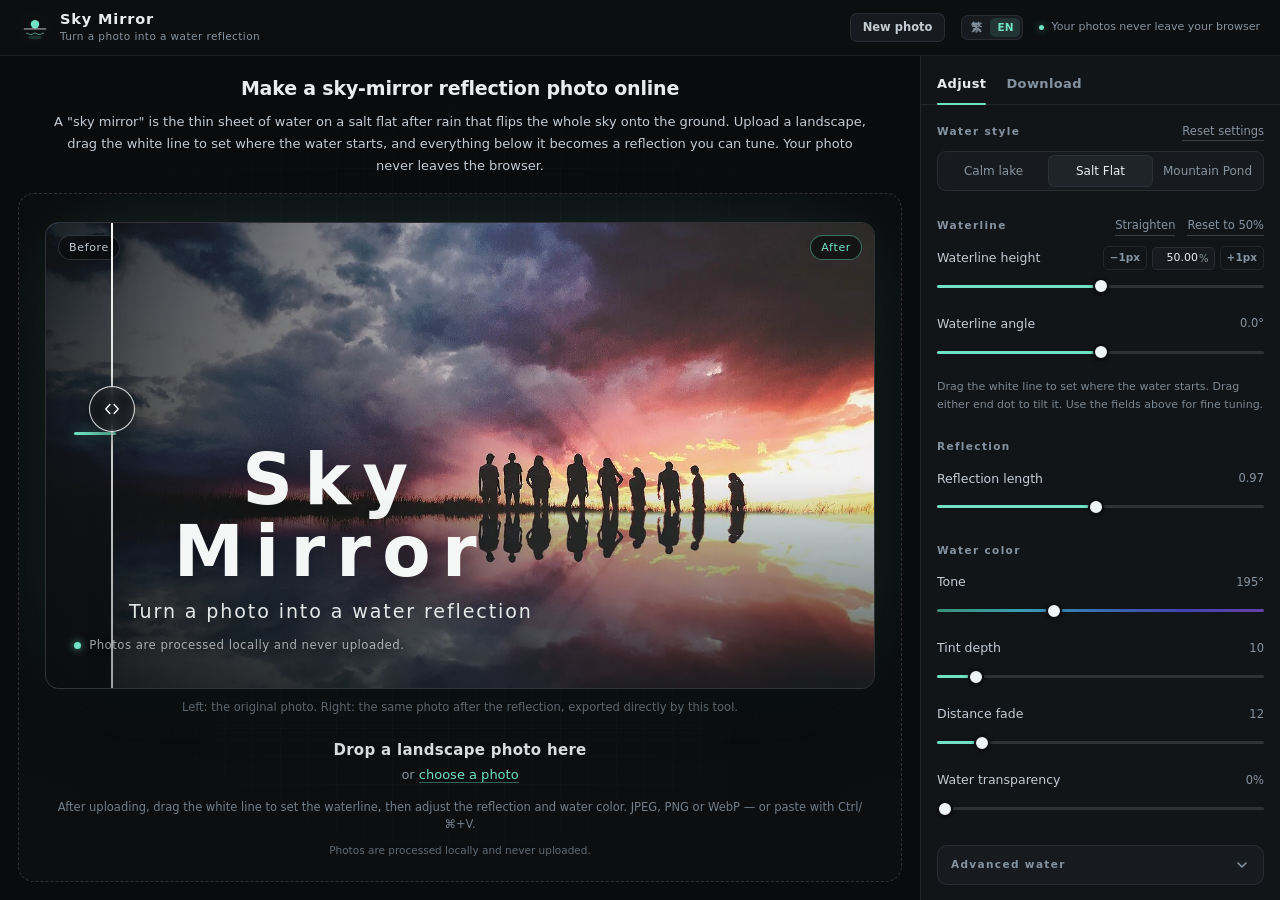
<file: index.html>
<!doctype html>
<html lang="zh-Hant">
<head>
<meta charset="utf-8">
<meta name="viewport" content="width=device-width, initial-scale=1, viewport-fit=cover">
<meta name="theme-color" content="#0d0f11">
<meta name="description" content="上傳風景照，拖一條白線決定水面位置，下半部就變成倒影，再下載成圖片。全程在瀏覽器完成，照片不會上傳。">
<link rel="canonical" href="https://leoshome.github.io/sky_mirror_effect/">
<meta property="og:type" content="website">
<meta property="og:site_name" content="天空之鏡">
<meta property="og:locale" content="zh_TW">
<meta property="og:url" content="https://leoshome.github.io/sky_mirror_effect/">
<meta property="og:title" content="天空之鏡 — 把風景照變成水面倒影">
<meta property="og:description" content="上傳風景照，拖一條白線決定水面位置，下半部就變成倒影，再下載成圖片。全程在瀏覽器完成，照片不會上傳。">
<meta property="og:image" content="https://leoshome.github.io/sky_mirror_effect/assets/og.jpg">
<meta property="og:image:type" content="image/jpeg">
<meta property="og:image:width" content="1200">
<meta property="og:image:height" content="630">
<meta property="og:image:alt" content="一群人站在草原稜線上的剪影，套用天空之鏡倒影效果後下半部變成鏡面水面">
<meta name="twitter:card" content="summary_large_image">
<meta name="twitter:title" content="天空之鏡 — 把風景照變成水面倒影">
<meta name="twitter:description" content="上傳風景照，拖一條白線決定水面位置，下半部就變成倒影。照片不會上傳，全程在瀏覽器完成。">
<meta name="twitter:image" content="https://leoshome.github.io/sky_mirror_effect/assets/og.jpg">
<script type="application/ld+json">
{
  "@context": "https://schema.org",
  "@type": "WebApplication",
  "name": "天空之鏡",
  "alternateName": "Sky Mirror",
  "url": "https://leoshome.github.io/sky_mirror_effect/",
  "description": "把風景照變成水面倒影的線上工具：拖一條白線決定水面位置，下半部即時變成倒影，可調倒影長度、水色與水波，並下載原像素圖片。照片不會上傳，全部在瀏覽器內完成。",
  "applicationCategory": "MultimediaApplication",
  "operatingSystem": "Any",
  "browserRequirements": "需要 JavaScript 與 Canvas 2D",
  "inLanguage": ["zh-Hant", "en"],
  "isAccessibleForFree": true,
  "offers": { "@type": "Offer", "price": "0", "priceCurrency": "TWD" },
  "screenshot": "https://leoshome.github.io/sky_mirror_effect/assets/sample-after.webp",
  "featureList": [
    "拖曳水面線決定水面位置，可傾斜 ±89°",
    "倒影長度、水色、水面透明度可調",
    "三種水波風格：平靜湖水、鹽湖天空之鏡、山泉池塘",
    "下載即裁切，輸出原像素不放大",
    "純前端運算，照片不上傳"
  ]
}
</script>
<title>天空之鏡 — 把風景照變成水面倒影</title>
<link rel="icon" href="assets/favicon.svg" type="image/svg+xml">
<link rel="stylesheet" href="styles.css">
</head>
<body>

<header class="topbar" id="top">
  <div class="brand">
    <img class="brand-mark" src="assets/favicon.svg" alt="" width="30" height="30">
    <div class="brand-text">
      <h1 data-i18n="appName">天空之鏡</h1>
      <p data-i18n="tagline">把風景照變成水面倒影</p>
    </div>
  </div>
  <div class="topbar-side">
    <button type="button" class="topbar-open" id="openPhotoBtn" data-i18n="openPhoto">換照片</button>
    <div class="lang-toggle" role="group" aria-label="語言" data-i18n-aria="langAria">
      <button type="button" data-lang="zh" aria-pressed="true">繁</button>
      <button type="button" data-lang="en" aria-pressed="false">EN</button>
    </div>
    <p class="privacy"><span class="privacy-dot" aria-hidden="true"></span><span data-i18n="privacy">照片不會離開你的瀏覽器</span></p>
  </div>
</header>

<main class="workspace">
  <section class="stage" id="stage" aria-label="預覽區" data-i18n-aria="stageAria">
    <div class="stage-inner" id="stageInner">

      <div class="empty-state" id="emptyState">
        <div class="empty-head">
          <h2 class="empty-title" data-i18n="exampleTitle">線上製作天空之鏡倒影照片</h2>
          <p class="empty-body" data-i18n="exampleBody1">「天空之鏡」是鹽湖或雨後薄水把整片天空翻到地面的景象。上傳風景照、拖白線定出水面位置，線以下就變成倒影，可調倒影長度、水色與水波；照片不會上傳，全部在瀏覽器內完成。</p>
        </div>

      <div class="dropzone" id="dropzone" role="button" tabindex="0" aria-label="上傳照片" data-i18n-aria="uploadAria">
        <figure class="dz-example">
          <div class="dz-hero" id="dzHero">
            <img class="dz-hero-img" src="assets/sample-after.webp" width="1280" height="960"
                 fetchpriority="high" decoding="async"
                 alt="同一張剪影照片套用天空之鏡效果後，下半部變成鏡面水面，映出整片天空與每個人的倒影" data-i18n-alt="exampleAfterAlt">
            <img class="dz-hero-img dz-hero-before" src="assets/sample-before.webp" width="1280" height="960"
                 fetchpriority="high" decoding="async"
                 alt="十個人站在草原稜線上的剪影，天空布滿雲層，下半部是一片暗色草地，尚未套用倒影效果" data-i18n-alt="exampleBeforeAlt">
            <div class="dz-hero-scrim" aria-hidden="true"></div>
            <div class="dz-hero-copy">
              <p class="dz-hero-title" data-i18n="appName">天空之鏡</p>
              <p class="dz-hero-tagline" data-i18n="tagline">把風景照變成水面倒影</p>
              <p class="dz-hero-privacy"><span class="dz-hero-dot" aria-hidden="true"></span><span data-i18n="privacyShort">照片不會上傳，只在你的瀏覽器裡處理。</span></p>
            </div>
            <span class="dz-tag dz-tag--before" data-i18n="exampleTagBefore">原始</span>
            <span class="dz-tag dz-tag--after" data-i18n="exampleTagAfter">套用後</span>
            <div class="dz-divider" aria-hidden="true">
              <span class="dz-divider-handle">
                <svg viewBox="0 0 24 24" width="20" height="20" fill="none" aria-hidden="true">
                  <path d="M9.5 6.5 4.5 12l5 5.5" stroke="currentColor" stroke-width="1.7" stroke-linecap="round" stroke-linejoin="round"/>
                  <path d="M14.5 6.5 19.5 12l-5 5.5" stroke="currentColor" stroke-width="1.7" stroke-linecap="round" stroke-linejoin="round"/>
                </svg>
              </span>
            </div>
          </div>
          <figcaption class="dz-caption" data-i18n="exampleCaption">左：原始照片。右：同一張照片套用倒影後的結果，由這個工具直接輸出。</figcaption>
        </figure>

        <p class="dz-title" data-i18n="dzTitle">拖放風景照到這裡</p>
        <p class="dz-sub"><span data-i18n="dzOr">或</span> <span class="dz-link" data-i18n="dzChoose">選擇照片</span></p>
        <p class="dz-hint" data-i18n="dzHint">上傳後拖曳白線決定水面位置，再調整倒影與水色。支援 JPEG、PNG、WebP，也可直接貼上（Ctrl/⌘+V）。</p>
        <p class="dz-privacy" data-i18n="privacyShort">照片不會上傳，只在你的瀏覽器裡處理。</p>
      </div>
      </div>

      <div class="canvas-frame" id="canvasFrame" hidden>
        <canvas id="preview"></canvas>

        <div class="horizon" id="horizon" tabindex="0" role="slider"
             aria-label="水平線位置" data-i18n-aria="horizonAria"
             aria-valuemin="0" aria-valuemax="100" aria-valuenow="50" aria-valuetext="50%">
          <span class="horizon-handle horizon-handle--left" data-end="left" aria-hidden="true"></span>
          <span class="horizon-handle horizon-handle--right" data-end="right" aria-hidden="true"></span>
        </div>
        <div class="horizon-label" id="horizonLabel">50.00%</div>

        <div class="crop-layer" id="cropLayer" hidden>
          <div class="crop-frame" id="cropFrame" tabindex="0" role="group"
               aria-label="下載裁切範圍" data-i18n-aria="cropFrameAria">
            <span class="crop-size" id="cropSize"></span>
            <span class="crop-grid" aria-hidden="true"></span>
            <span class="crop-handle crop-handle--nw" data-handle="nw" aria-hidden="true"></span>
            <span class="crop-handle crop-handle--n" data-handle="n" aria-hidden="true"></span>
            <span class="crop-handle crop-handle--ne" data-handle="ne" aria-hidden="true"></span>
            <span class="crop-handle crop-handle--e" data-handle="e" aria-hidden="true"></span>
            <span class="crop-handle crop-handle--se" data-handle="se" aria-hidden="true"></span>
            <span class="crop-handle crop-handle--s" data-handle="s" aria-hidden="true"></span>
            <span class="crop-handle crop-handle--sw" data-handle="sw" aria-hidden="true"></span>
            <span class="crop-handle crop-handle--w" data-handle="w" aria-hidden="true"></span>
          </div>
        </div>

        <div class="stage-tools">
          <button type="button" class="tool-btn" id="compareBtn" aria-pressed="false" data-i18n="compare">看原圖</button>
          <button type="button" class="tool-btn" id="resetBtn" data-i18n="reset">重設</button>
        </div>
        <div class="stage-meta" id="stageMeta"></div>
      </div>

      <div class="loading" id="loading" hidden>
        <span class="spinner" aria-hidden="true"></span>
        <span id="loadingText" data-i18n="loading">讀取照片…</span>
      </div>
    </div>
  </section>

  <aside class="panel is-peek" id="panel" aria-label="設定面板" data-i18n-aria="panelAria">
    <div class="sheet-head">
      <div class="sheet-grip" id="sheetGrip" role="button" tabindex="0"
           aria-label="展開或收合面板" data-i18n-aria="gripAria" aria-expanded="false"><span></span></div>
      <div class="tabs" role="tablist">
        <button class="tab is-active" id="tabAdjust" role="tab" aria-selected="true"
                aria-controls="paneAdjust" type="button" data-i18n="tabAdjust">調整</button>
        <button class="tab" id="tabDownload" role="tab" aria-selected="false"
                aria-controls="paneDownload" type="button" data-i18n="tabDownload">下載</button>
      </div>
    </div>

    <div class="panel-scroll">
      <div class="pane" id="paneAdjust" role="tabpanel" aria-labelledby="tabAdjust">

        <section class="group style-block">
          <div class="group-head">
            <h2 data-i18n="groupStyle">水波風格</h2>
            <div class="group-actions">
              <button type="button" class="link-btn" id="resetParamsBtn" data-i18n="resetParams">重設參數</button>
            </div>
          </div>
          <div class="segmented" id="styleOptions" role="radiogroup" aria-label="水波風格" data-i18n-aria="groupStyle"></div>
        </section>

        <section class="group">
          <div class="group-head">
            <h2 data-i18n="groupWaterline">水面位置</h2>
            <div class="group-actions">
              <button type="button" class="link-btn" id="levelBtn" data-i18n="levelBtn">擺正水平線</button>
              <button type="button" class="link-btn" id="resetHorizon" data-i18n="resetHorizon">回到 50%</button>
            </div>
          </div>
          <div class="control">
            <div class="control-head">
              <label for="horizonRange" data-i18n="horizon">水平線高度</label>
              <div class="horizon-tools">
                <button type="button" class="step-btn" id="horizonMinus" aria-label="水平線往上 1 像素" data-i18n-aria="horizonMinusAria">−1px</button>
                <span class="number-wrap">
                  <input type="number" id="horizonNumber" min="0" max="100" step="0.1"
                         inputmode="decimal" value="50.00" aria-label="水面線高度百分比" data-i18n-aria="horizonNumberAria">
                  <span class="unit">%</span>
                </span>
                <button type="button" class="step-btn" id="horizonPlus" aria-label="水平線往下 1 像素" data-i18n-aria="horizonPlusAria">+1px</button>
              </div>
            </div>
            <input type="range" id="horizonRange" min="0" max="100" step="0.1" value="50">
          </div>
          <div class="control">
            <div class="control-head">
              <label for="tiltRange" data-i18n="tilt">水面傾斜角度</label>
              <span class="control-value" id="tiltValue">0.0°</span>
            </div>
            <input type="range" id="tiltRange" min="-89" max="89" step="0.1" value="0"
                   aria-label="水面傾斜角度" data-i18n-aria="tiltAria">
          </div>
          <p class="hint" data-i18n="horizonHint">拖曳畫面中的白線決定水面高度；拖兩端的圓點可以傾斜。也可以用上面的數字微調。</p>
        </section>

        <section class="group">
          <h2 data-i18n="groupReflection">倒影</h2>
          <div id="controlsReflection"></div>
        </section>

        <section class="group">
          <h2 data-i18n="groupWater">水色</h2>
          <div id="controlsWater"></div>
        </section>

        <details class="group advanced" id="advancedGroup">
          <summary class="advanced-summary">
            <span data-i18n="advanced">進階水波</span>
            <svg class="chev" viewBox="0 0 16 16" fill="none" aria-hidden="true">
              <path d="M4 6l4 4 4-4" stroke="currentColor" stroke-width="1.6" stroke-linecap="round" stroke-linejoin="round"/>
            </svg>
          </summary>
          <div id="controlsAdvanced"></div>

          <details class="group feature" id="featureNoise" open>
            <summary class="advanced-summary">
              <span data-i18n="featNoise">不規則波紋</span>
              <svg class="chev" viewBox="0 0 16 16" fill="none" aria-hidden="true">
                <path d="M4 6l4 4 4-4" stroke="currentColor" stroke-width="1.6" stroke-linecap="round" stroke-linejoin="round"/>
              </svg>
            </summary>
            <div id="controlsNoise"></div>
          </details>

          <details class="group feature" id="featurePersp" open>
            <summary class="advanced-summary">
              <span data-i18n="featPersp">遠近透視</span>
              <svg class="chev" viewBox="0 0 16 16" fill="none" aria-hidden="true">
                <path d="M4 6l4 4 4-4" stroke="currentColor" stroke-width="1.6" stroke-linecap="round" stroke-linejoin="round"/>
              </svg>
            </summary>
            <div id="controlsPersp"></div>
          </details>

        </details>

        <p class="hint hint--foot" id="hintFoot" data-i18n="hintFoot">倒影只用水平線以上的畫面。被前景擋住的景物，水裡不會出現。</p>
      </div>

      <div class="pane" id="paneDownload" role="tabpanel" aria-labelledby="tabDownload" hidden>
        <section class="group">
          <h2 data-i18n="outputSize">裁切比例</h2>
          <div class="segmented" id="ratioOptions" role="radiogroup" aria-label="裁切比例" data-i18n-aria="outputSizeAria"></div>
          <p class="estimate" id="estimate">—</p>
          <p class="hint" id="cropNote" data-i18n="cropNote">拖曳框內可移動；拉四角或四邊可調整大小。</p>
        </section>

        <section class="group">
          <h2 data-i18n="format">格式</h2>
          <div class="segmented" id="formatOptions" role="radiogroup" aria-label="輸出格式" data-i18n-aria="formatAria"></div>
          <div class="control control-quality" id="qualityRow">
            <div class="control-head">
              <label for="quality" data-i18n="jpegQuality">JPEG 品質</label>
              <span class="control-value" id="qualityValue">92</span>
            </div>
            <input type="range" id="quality" min="60" max="100" step="1" value="92">
          </div>
        </section>

        <div class="export-actions">
          <button type="button" class="primary-btn" id="exportBtn" disabled data-i18n="downloadBtn">下載圖片</button>
          <div class="export-progress" id="exportProgress" hidden>
            <div class="progress-track"><div class="progress-bar" id="progressBar"></div></div>
            <div class="progress-meta">
              <span id="progressText">0%</span>
              <button type="button" class="link-btn" id="cancelExport" data-i18n="cancel">取消</button>
            </div>
          </div>
          <p class="hint" data-i18n="downloadHint">輸出尺寸就是裁切框內的原圖像素，不會放大。</p>
        </div>
      </div>
    </div>
  </aside>
</main>

<input type="file" id="fileInput" accept="image/*" hidden>
<div class="toast" id="toast" role="status" aria-live="polite"></div>

<script src="render.js"></script>
<script src="app.js"></script>
<script>
/* 首頁主視覺：一進站由左往右擦除一次，示範前後差異；桌面上之後可隨滑鼠移動對比。
   指標監聽掛在 #dropzone（不是 hero），點擊仍會冒泡到 dropzone 開啟檔案選擇器。 */
(function () {
  'use strict';
  var dropzone = document.getElementById('dropzone');
  var hero = document.getElementById('dzHero');
  if (!dropzone || !hero) return;

  var reduceMotion = window.matchMedia('(prefers-reduced-motion: reduce)');
  var rafId = 0;
  var tracking = false;

  function setSplit(pct) {
    var v = Math.max(0, Math.min(100, pct));
    hero.style.setProperty('--split', v.toFixed(2) + '%');
  }

  function easeInOut(u) {
    return u < 0.5 ? 2 * u * u : 1 - Math.pow(-2 * u + 2, 2) / 2;
  }

  /* 100% → 0%（分隔線由右往左），再柔和回到 50% 停在左右對照 */
  function sweep() {
    if (reduceMotion.matches) { setSplit(50); return; }
    var travel = 1500;
    var settle = 420;
    var t0 = null;
    hero.classList.add('is-sweeping');
    setSplit(100);
    function frame(ts) {
      if (t0 == null) t0 = ts;
      var t = ts - t0;
      if (t <= travel) {
        setSplit(100 - easeInOut(t / travel) * 100);
        rafId = requestAnimationFrame(frame);
        return;
      }
      var u = Math.min(1, (t - travel) / settle);
      setSplit(easeInOut(u) * 50);
      if (u < 1) { rafId = requestAnimationFrame(frame); return; }
      rafId = 0;
      hero.classList.remove('is-sweeping');
    }
    rafId = requestAnimationFrame(frame);
  }

  function stopSweep() {
    if (!rafId) return;
    cancelAnimationFrame(rafId);
    rafId = 0;
    hero.classList.remove('is-sweeping');
  }

  /* 桌面：指標一移動就接手，改成跟隨滑鼠 */
  dropzone.addEventListener('pointermove', function (e) {
    if (e.pointerType === 'touch') return;
    var rect = hero.getBoundingClientRect();
    if (!rect.width) return;
    stopSweep();
    tracking = true;
    hero.classList.add('is-scrubbing');
    if (!rafId) {
      var x = ((e.clientX - rect.left) / rect.width) * 100;
      rafId = requestAnimationFrame(function () {
        rafId = 0;
        setSplit(x);
      });
    }
  });

  dropzone.addEventListener('pointerleave', function () {
    if (!tracking) return;
    tracking = false;
    hero.classList.remove('is-scrubbing');
    setSplit(50);
  });

  /* 手機沒有 hover：直接拖分隔線把手來對比，點其他地方仍會開檔 */
  var handle = hero.querySelector('.dz-divider-handle');
  if (handle) {
    var dragging = false;

    handle.addEventListener('pointerdown', function (e) {
      dragging = true;
      stopSweep();
      tracking = false;
      hero.classList.add('is-scrubbing');
      try { handle.setPointerCapture(e.pointerId); } catch (err) { /* 合成事件沒有真實 pointerId */ }
      e.preventDefault();
    });

    handle.addEventListener('pointermove', function (e) {
      if (!dragging) return;
      var rect = hero.getBoundingClientRect();
      if (!rect.width) return;
      setSplit(((e.clientX - rect.left) / rect.width) * 100);
      e.preventDefault();
    });

    function endDrag() {
      if (!dragging) return;
      dragging = false;
      hero.classList.remove('is-scrubbing');
    }

    handle.addEventListener('pointerup', endDrag);
    handle.addEventListener('pointercancel', endDrag);

    /* 拖曳結束的 click 不要冒泡到 dropzone，否則會跳出選檔視窗 */
    handle.addEventListener('click', function (e) { e.stopPropagation(); });
  }

  sweep();
})();
</script>
</body>
</html>
</file>
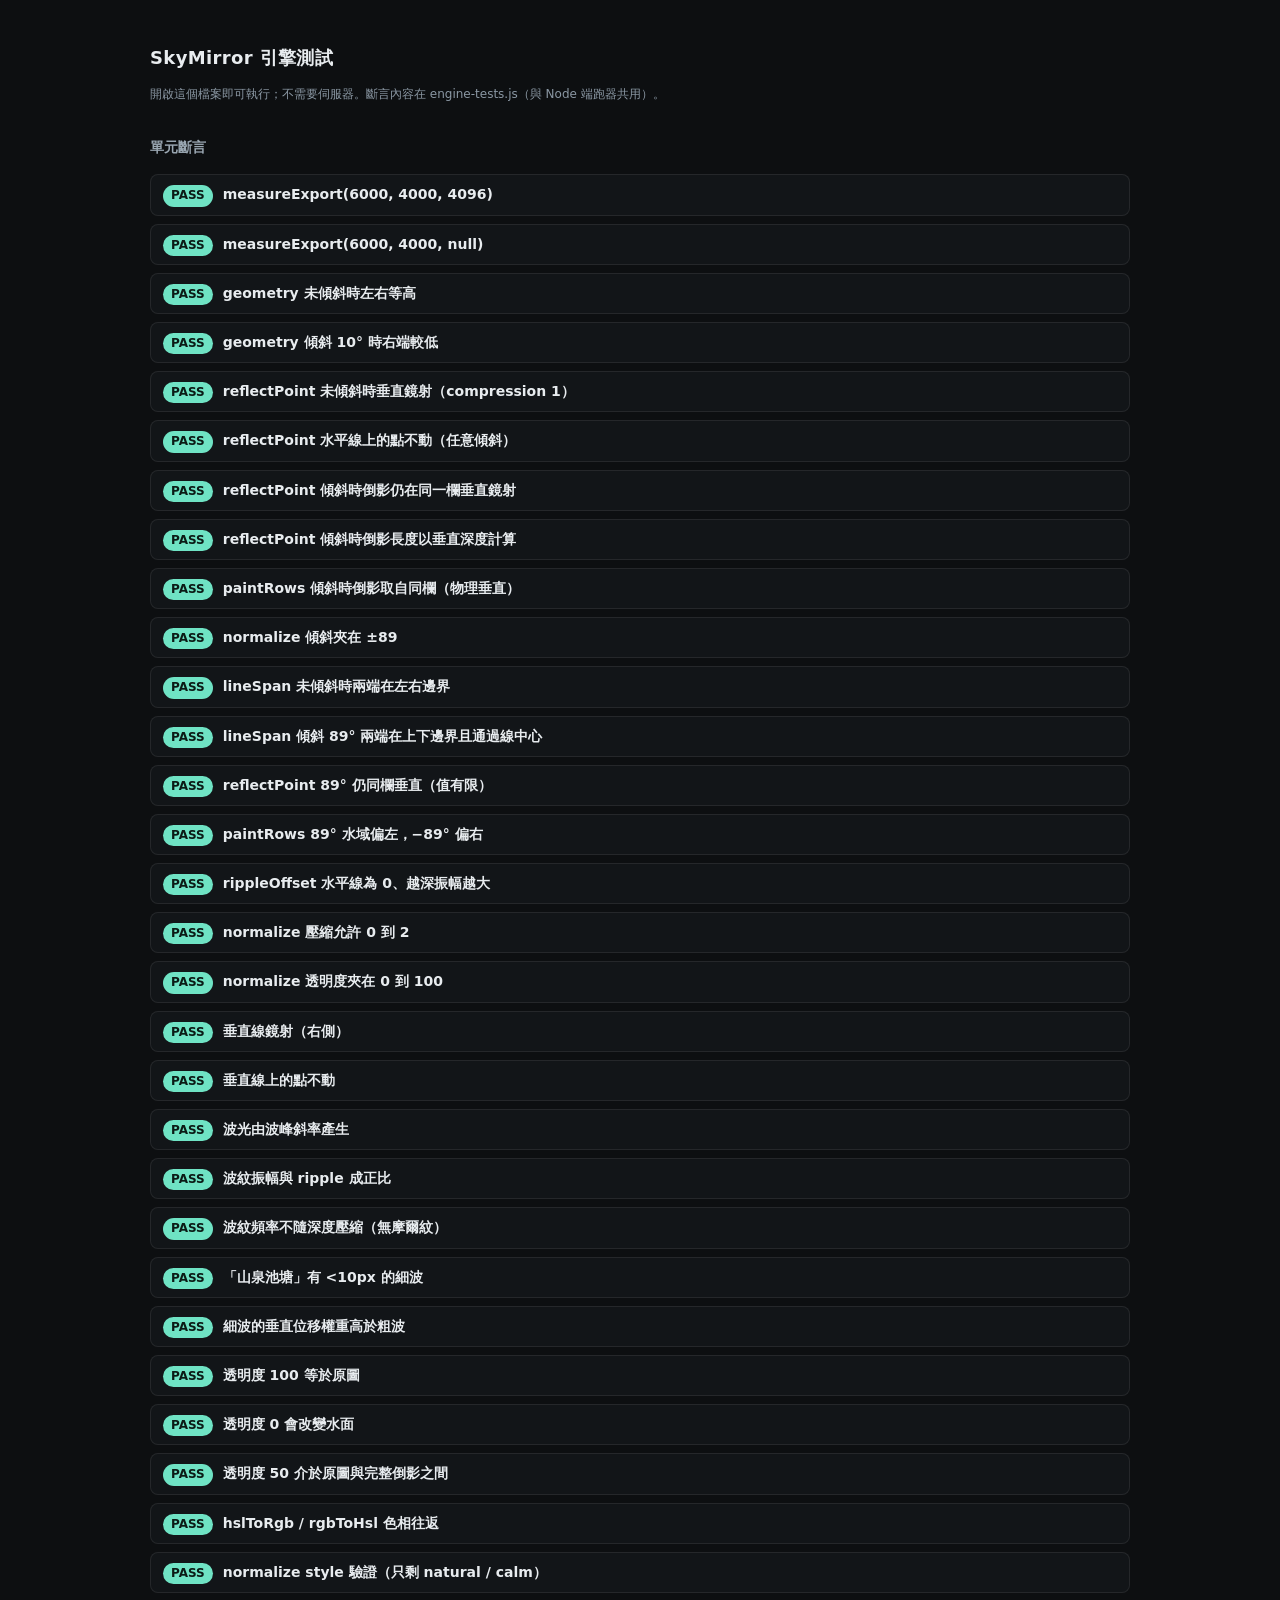
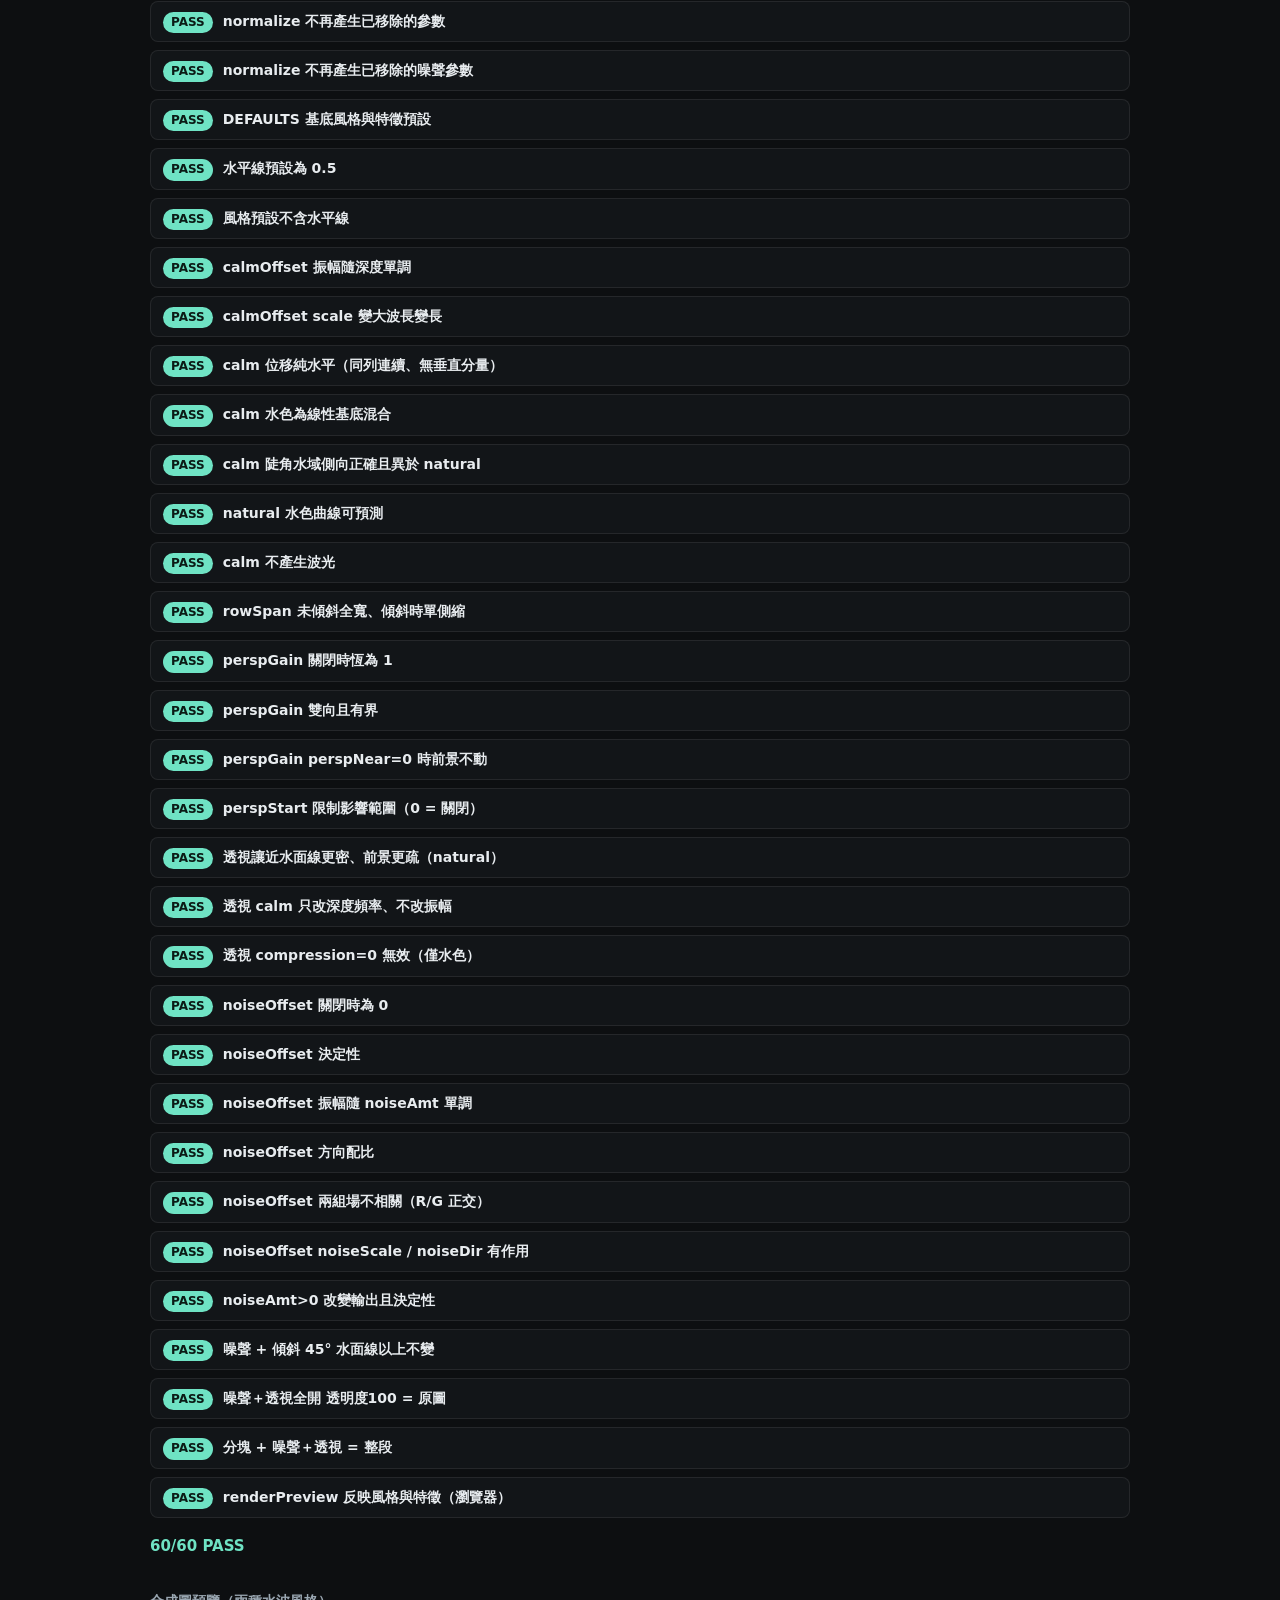
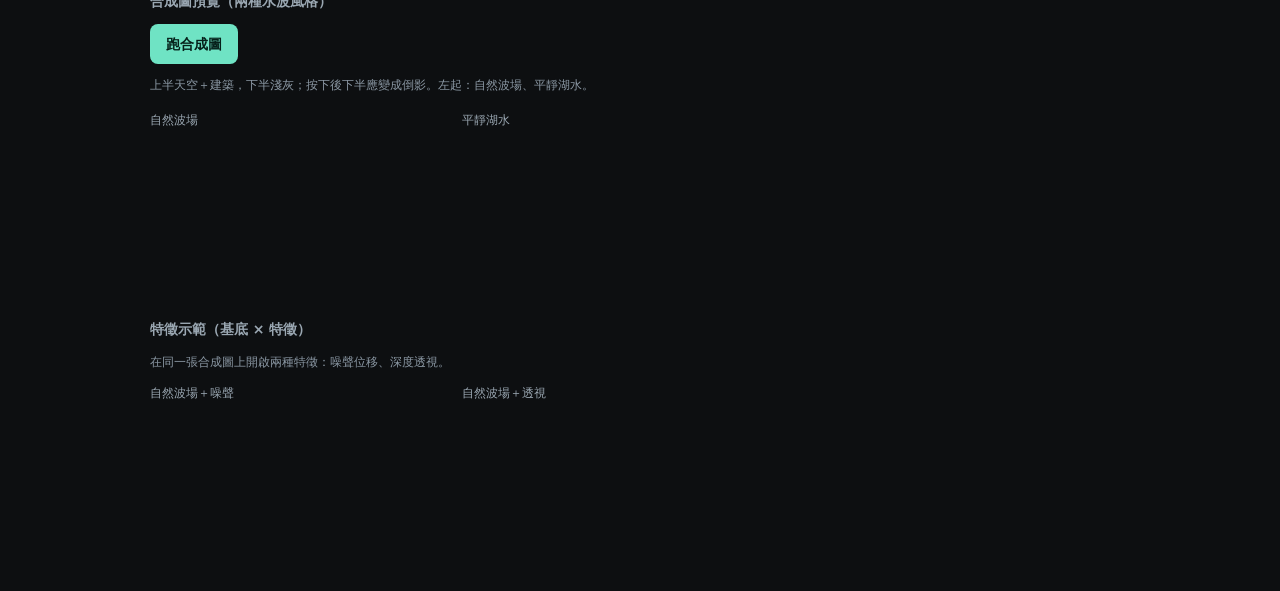
<file: test.html>
<!doctype html>
<html lang="zh-Hant">
<head>
<meta charset="utf-8">
<meta name="viewport" content="width=device-width, initial-scale=1">
<meta name="robots" content="noindex, follow">
<title>SkyMirror 引擎測試</title>
<style>
  :root { color-scheme: dark; }
  body {
    margin: 0; padding: 32px;
    background: #0d0f11; color: #e8ecef;
    font: 14px/1.6 system-ui, -apple-system, "Segoe UI", "Noto Sans TC", sans-serif;
  }
  h1 { font-size: 18px; font-weight: 600; letter-spacing: .02em; }
  h2 { font-size: 14px; font-weight: 600; margin-top: 32px; color: #9aa7b2; }
  .panel { max-width: 980px; margin: 0 auto; }
  ul { list-style: none; padding: 0; margin: 16px 0; }
  li {
    display: flex; gap: 10px; align-items: baseline;
    padding: 8px 12px; border: 1px solid rgba(255,255,255,.08);
    border-radius: 8px; margin-bottom: 8px; background: #121518;
  }
  .tag { font-weight: 700; font-size: 12px; padding: 1px 8px; border-radius: 999px; }
  .pass .tag { color: #0b1a15; background: #6fe3c4; }
  .fail .tag { color: #2a0b0b; background: #ff8b7a; }
  .name { font-weight: 600; }
  .detail { color: #8b98a4; font-size: 12px; }
  #summary { font-size: 15px; font-weight: 700; margin-top: 8px; }
  button {
    background: #6fe3c4; color: #06201a; border: 0; border-radius: 8px;
    padding: 9px 16px; font: inherit; font-weight: 700; cursor: pointer;
  }
  button:hover { filter: brightness(1.08); }
  #previewWrap { margin-top: 16px; }
  .previews { display: flex; gap: 12px; flex-wrap: wrap; }
  .previews figure { margin: 0; max-width: 32%; }
  .previews figcaption { font-size: 12px; color: #9aa7b2; margin-bottom: 6px; }
  .previews canvas { width: 100%; height: auto; display: block; border-radius: 10px; }
  .hint { color: #8b98a4; font-size: 12px; }
</style>
</head>
<body>
<div class="panel">
  <h1>SkyMirror 引擎測試</h1>
  <p class="hint">開啟這個檔案即可執行；不需要伺服器。斷言內容在 engine-tests.js（與 Node 端跑器共用）。</p>

  <h2>單元斷言</h2>
  <ul id="results"></ul>
  <div id="summary">執行中…</div>

  <h2>合成圖預覽（兩種水波風格）</h2>
  <button id="run">跑合成圖</button>
  <p class="hint">上半天空＋建築，下半淺灰；按下後下半應變成倒影。左起：自然波場、平靜湖水。</p>
  <div id="previewWrap" class="previews">
    <figure><figcaption>自然波場</figcaption><canvas id="previewNat"></canvas></figure>
    <figure><figcaption>平靜湖水</figcaption><canvas id="previewCalm"></canvas></figure>
  </div>

  <h2>特徵示範（基底 × 特徵）</h2>
  <p class="hint">在同一張合成圖上開啟兩種特徵：噪聲位移、深度透視。</p>
  <div id="featureWrap" class="previews">
    <figure><figcaption>自然波場＋噪聲</figcaption><canvas id="featNoise"></canvas></figure>
    <figure><figcaption>自然波場＋透視</figcaption><canvas id="featPersp"></canvas></figure>
  </div>
</div>

<script src="render.js"></script>
<script src="engine-tests.js"></script>
<script>
(function () {
  'use strict';

  var S = window.SkyMirror;
  if (!S) {
    document.getElementById('summary').textContent = 'FAIL：render.js 沒有正確載入';
    return;
  }

  var results = EngineTests.runAll(S);
  var passed = results.filter(function (r) { return r.ok; }).length;
  var list = document.getElementById('results');
  results.forEach(function (r) {
    var li = document.createElement('li');
    li.className = r.ok ? 'pass' : 'fail';
    li.innerHTML = '<span class="tag">' + (r.ok ? 'PASS' : 'FAIL') + '</span>' +
      '<span class="name"></span><span class="detail"></span>';
    li.querySelector('.name').textContent = r.name;
    li.querySelector('.detail').textContent = r.ok ? '' : '— ' + r.detail;
    list.appendChild(li);
  });
  var summary = document.getElementById('summary');
  summary.textContent = passed + '/' + results.length + (passed === results.length ? ' PASS' : ' FAIL');
  summary.style.color = passed === results.length ? '#6fe3c4' : '#ff8b7a';

  document.getElementById('run').addEventListener('click', function () {
    var canvas = document.getElementById('preview');
    var w = 1200, h = 800;
    var maker = document.createElement('canvas');
    maker.width = w; maker.height = h;
    var ctx = maker.getContext('2d');

    var sky = ctx.createLinearGradient(0, 0, 0, h * 0.5);
    sky.addColorStop(0, '#1d3d63');
    sky.addColorStop(0.55, '#7fa9cf');
    sky.addColorStop(1, '#e9d7bd');
    ctx.fillStyle = sky;
    ctx.fillRect(0, 0, w, h * 0.5);

    ctx.fillStyle = 'rgba(255,255,255,.55)';
    for (var i = 0; i < 7; i++) {
      ctx.beginPath();
      ctx.ellipse(140 + i * 150, 130 + (i % 3) * 44, 90, 22, 0, 0, Math.PI * 2);
      ctx.fill();
    }

    ctx.fillStyle = '#2a2f36';
    for (var b = 0; b < 6; b++) {
      var bw = 100 + b * 14;
      var bh = 120 + (b % 4) * 70;
      ctx.fillRect(60 + b * 185, h * 0.5 - bh, bw, bh);
      ctx.fillStyle = 'rgba(255,220,150,.55)';
      for (var wy = 0; wy < 3; wy++) {
        for (var wx = 0; wx < 2; wx++) {
          ctx.fillRect(74 + b * 185 + wx * 40, h * 0.5 - bh + 24 + wy * 38, 18, 22);
        }
      }
      ctx.fillStyle = '#2a2f36';
    }

    ctx.fillStyle = '#b9b2a4';
    ctx.fillRect(0, h * 0.5, w, h * 0.38);
    ctx.fillStyle = '#cfc7b6';
    ctx.fillRect(0, h * 0.5, w, 4);

    var states = {
      previewNat: { ...S.DEFAULTS },
      previewCalm: { ...S.DEFAULTS, style: 'calm', ripple: 40, scale: 1.0, tint: 35 },
      featNoise: { ...S.DEFAULTS, noiseAmt: 70, noiseScale: 1.2 },
      featPersp: { ...S.DEFAULTS, perspAmt: 60 }
    };
    Object.keys(states).forEach(function (id) {
      var canvas = document.getElementById(id);
      canvas.style.width = '320px';
      canvas.style.height = Math.round(320 * h / w) + 'px';
      S.renderPreview(canvas, maker, states[id]);
    });
  });
})();
</script>
</body>
</html>
</file>
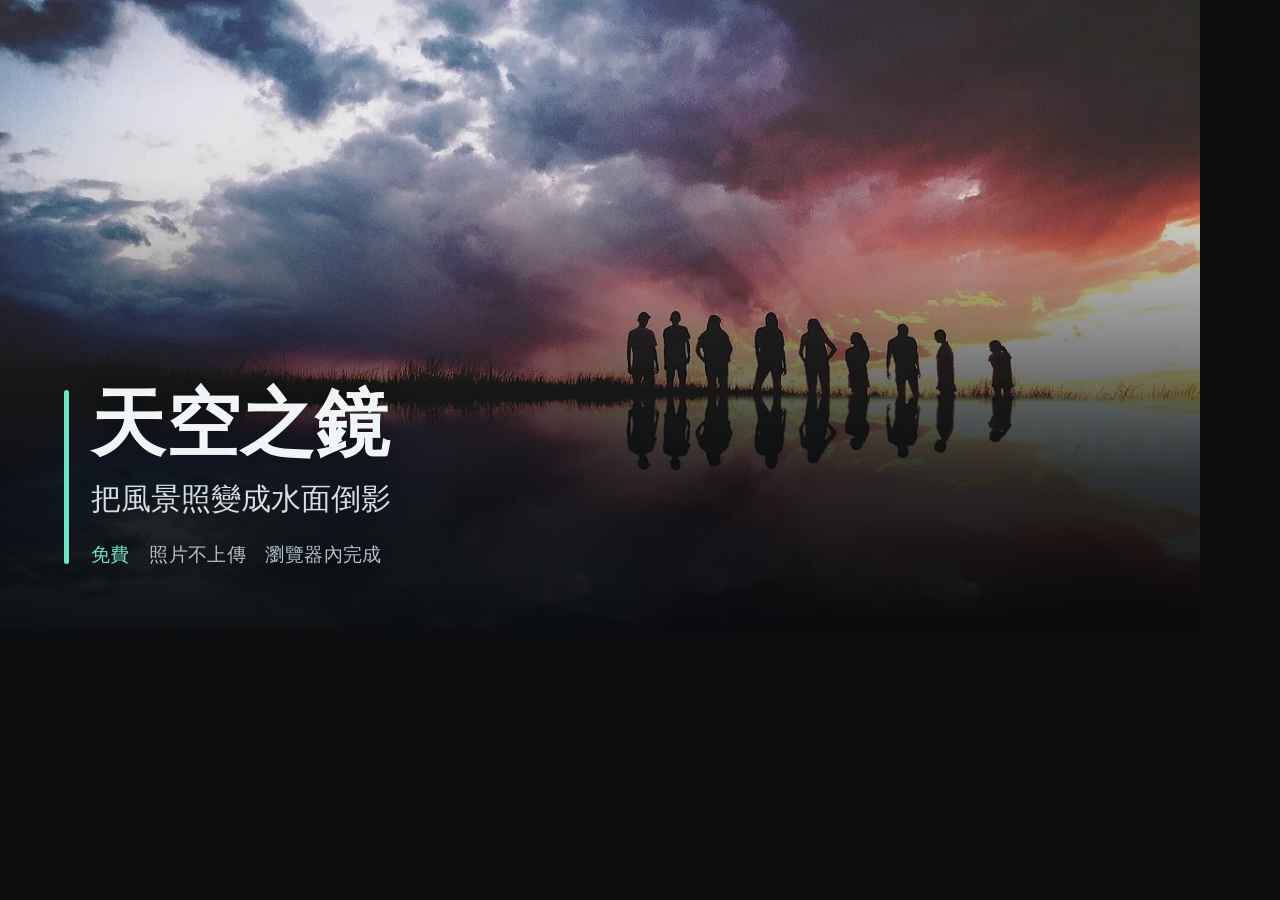
<file: og/og.html>
<!doctype html>
<html lang="zh-Hant">
<head>
<meta charset="utf-8">
<meta name="robots" content="noindex">
<title>天空之鏡 — 分享卡</title>
<style>
  html, body {
    margin: 0;
    padding: 0;
    width: 1200px;
    height: 630px;
    overflow: hidden;
    background: #0b0d0f;
  }

  .card {
    position: relative;
    width: 1200px;
    height: 630px;
    overflow: hidden;
  }

  .card img {
    position: absolute;
    inset: 0;
    width: 100%;
    height: 100%;
    object-fit: cover;
  }

  .card::after {
    content: "";
    position: absolute;
    inset: 0;
    background:
      linear-gradient(to top,
        rgba(6, 8, 10, .95) 0%,
        rgba(6, 8, 10, .82) 24%,
        rgba(6, 8, 10, .42) 48%,
        rgba(6, 8, 10, .06) 72%,
        rgba(6, 8, 10, 0) 84%);
  }

  .copy {
    position: absolute;
    left: 64px;
    right: 120px;
    bottom: 62px;
    z-index: 2;
    display: flex;
    gap: 22px;
  }

  .bar {
    flex: 0 0 5px;
    border-radius: 3px;
    background: #6fe3c4;
    margin-top: 6px;
    margin-bottom: 4px;
  }

  .text {
    font-family: system-ui, -apple-system, "Segoe UI", "Noto Sans TC", "PingFang TC", "Microsoft JhengHei", sans-serif;
    color: #f2f5f7;
  }

  h1 {
    margin: 0;
    font-size: 74px;
    font-weight: 700;
    letter-spacing: .01em;
    line-height: 1.06;
    text-shadow: 0 2px 24px rgba(0, 0, 0, .45);
  }

  p.tagline {
    margin: 16px 0 0;
    font-size: 30px;
    font-weight: 400;
    line-height: 1.35;
    color: #d5dee5;
    text-shadow: 0 2px 18px rgba(0, 0, 0, .5);
  }

  p.meta {
    margin: 22px 0 0;
    font-size: 19px;
    line-height: 1.4;
    color: #b3bfc9;
    letter-spacing: .02em;
    text-shadow: 0 1px 14px rgba(0, 0, 0, .6);
  }

  p.meta span { color: #6fe3c4; }
</style>
</head>
<body>
  <div class="card">
    <img src="../assets/sample-after.webp" alt="">
    <div class="copy">
      <div class="bar"></div>
      <div class="text">
        <h1>天空之鏡</h1>
        <p class="tagline">把風景照變成水面倒影</p>
        <p class="meta"><span>免費</span>　照片不上傳　瀏覽器內完成</p>
      </div>
    </div>
  </div>
</body>
</html>
</file>
<file: styles.css>
:root {
  --bg: #0b0d0f;
  --surface: #121518;
  --surface-2: #171b1f;
  --surface-3: #1e2429;
  --line: rgba(255, 255, 255, .08);
  --line-strong: rgba(255, 255, 255, .15);
  --text: #e9edf0;
  --text-2: #c3ccd4;
  --muted: #8593a0;
  --accent: #6fe3c4;
  --accent-dim: rgba(111, 227, 196, .13);
  --danger: #ff8b7a;
  --header-h: 56px;
  --panel-w: 360px;
  --ease: cubic-bezier(.22, .61, .36, 1);
}

* { box-sizing: border-box; }

[hidden] { display: none !important; }

html, body { height: 100%; }

html {
  color-scheme: dark;
  -webkit-text-size-adjust: 100%;
}

body {
  margin: 0;
  height: 100dvh;
  display: flex;
  flex-direction: column;
  overflow: hidden;
  background: var(--bg);
  color: var(--text);
  font-family: system-ui, -apple-system, "Segoe UI", "Noto Sans TC", "PingFang TC", "Microsoft JhengHei", sans-serif;
  font-size: 14px;
  line-height: 1.5;
  -webkit-font-smoothing: antialiased;
  overscroll-behavior: none;
}

::selection { background: rgba(111, 227, 196, .25); }

button, input { font: inherit; color: inherit; }

button { cursor: pointer; }

:focus-visible {
  outline: 2px solid var(--accent);
  outline-offset: 2px;
}

/* ---------- 頂部 ---------- */

.topbar {
  flex: 0 0 auto;
  min-height: var(--header-h);
  display: flex;
  align-items: center;
  justify-content: space-between;
  gap: 16px;
  padding: 0 20px;
  padding-top: env(safe-area-inset-top);
  background: rgba(13, 15, 17, .92);
  border-bottom: 1px solid var(--line);
  z-index: 40;
}

.brand {
  display: flex;
  align-items: center;
  gap: 10px;
  min-width: 0;
}

.brand-mark {
  width: 30px;
  height: 30px;
  border-radius: 8px;
  flex: 0 0 auto;
}

.brand-text h1 {
  margin: 0;
  font-size: 14.5px;
  font-weight: 650;
  letter-spacing: .06em;
  line-height: 1.25;
}

.brand-text p {
  margin: 1px 0 0;
  font-size: 10.5px;
  color: var(--muted);
  letter-spacing: .04em;
}

.privacy {
  display: flex;
  align-items: center;
  gap: 7px;
  margin: 0;
  font-size: 11px;
  color: var(--muted);
  white-space: nowrap;
}

.privacy-dot {
  width: 5px;
  height: 5px;
  border-radius: 50%;
  background: var(--accent);
  box-shadow: 0 0 8px rgba(111, 227, 196, .6);
}

.topbar-side {
  display: flex;
  align-items: center;
  gap: 16px;
  min-width: 0;
}

.topbar-open {
  flex: 0 0 auto;
  padding: 5px 12px;
  font-size: 11.5px;
  font-weight: 600;
  color: var(--text-2);
  background: var(--surface-2);
  border: 1px solid var(--line);
  border-radius: 7px;
  transition: color .14s, background .14s, border-color .14s;
}

.topbar-open:hover {
  color: var(--accent);
  border-color: var(--accent);
  background: var(--accent-dim);
}

.lang-toggle {
  display: inline-flex;
  flex: 0 0 auto;
  gap: 1px;
  padding: 2px;
  background: var(--surface-2);
  border: 1px solid var(--line);
  border-radius: 7px;
}

.lang-toggle button {
  padding: 1px 7px;
  font-size: 10.5px;
  font-weight: 600;
  line-height: 1.7;
  color: var(--muted);
  background: none;
  border: 0;
  border-radius: 5px;
  transition: color .14s, background .14s;
}

.lang-toggle button:hover { color: var(--text-2); }

.lang-toggle button[aria-pressed="true"] {
  color: var(--accent);
  background: var(--accent-dim);
}

.dz-privacy {
  margin: 10px 0 0;
  font-size: 10.5px;
  color: rgba(133, 147, 160, .7);
}

/* ---------- 主區 ---------- */

.workspace {
  flex: 1;
  min-height: 0;
  display: grid;
  grid-template-columns: minmax(0, 1fr) var(--panel-w);
}

.stage {
  position: relative;
  min-width: 0;
  min-height: 0;
  overflow: hidden;
  background: #090b0d;
}

.stage::before {
  content: "";
  position: absolute;
  inset: 0;
  background-image:
    linear-gradient(rgba(255, 255, 255, .035) 1px, transparent 1px),
    linear-gradient(90deg, rgba(255, 255, 255, .035) 1px, transparent 1px);
  background-size: 28px 28px;
  -webkit-mask-image: radial-gradient(ellipse at center, #000 20%, transparent 78%);
  mask-image: radial-gradient(ellipse at center, #000 20%, transparent 78%);
  pointer-events: none;
}

.stage-inner {
  position: absolute;
  inset: 0;
  display: flex;
  align-items: center;
  justify-content: center;
  padding: 18px;
}

/* 空白狀態 */

.dropzone {
  position: relative;
  flex: 1 1 auto;
  min-height: 0;
  width: 100%;
  container-type: size; /* 範例圖用 cqw 依框的實際寬度決定大小 */
  display: flex;
  flex-direction: column;
  justify-content: safe center; /* 內容超出時不要裁掉頂端 */
  overflow-y: auto;
  overscroll-behavior: contain;
  padding: 22px 26px;
  text-align: center;
  border: 1.5px dashed rgba(255, 255, 255, .14);
  border-radius: 16px;
  background: rgba(255, 255, 255, .015);
  transition: border-color .16s, background .16s;
}

.dropzone:hover,
.dropzone.is-drag {
  border-color: rgba(111, 227, 196, .6);
  background: var(--accent-dim);
}

/* 空白狀態裡的主視覺「天空之鏡」：寬幅前後對比擦除，一進站就看得到成品長什麼樣。
   點擊仍會冒泡到 dropzone 開檔（整塊 pointer-events: none）。 */

.dz-example {
  flex: 1 0 auto;
  min-height: 0;
  display: flex;
  flex-direction: column;
  justify-content: center;
  width: 100%;
  max-width: 1120px;
  margin: 0 auto 16px;
  pointer-events: none;
}

.dz-hero {
  --split: 50%;
  position: relative;
  align-self: center;
  flex: 0 0 auto;
  /* 自己的寬度也當容器：標題字級跟著主視覺縮放，窄視窗才不會折成兩行 */
  container-type: inline-size;
  /* 寬度由「框高扣掉下方文字列」反推，維持 16:9：短視窗不會溢出，也不會把拖放提示擠出畫面 */
  width: min(100%, 1120px);
  width: min(100%, 1120px, calc(max(220px, 100cqh - 150px) * 1.7778));
  aspect-ratio: 16 / 9;
  border-radius: 14px;
  overflow: hidden;
  border: 1px solid rgba(255, 255, 255, .16);
  background: #090b0d;
  box-shadow:
    0 34px 80px -32px rgba(0, 0, 0, .9),
    0 0 90px -34px rgba(111, 227, 196, .28);
  isolation: isolate;
}

.dz-hero-img {
  position: absolute;
  inset: 0;
  width: 100%;
  height: 100%;
  object-fit: cover;
  object-position: 50% 50%;
  pointer-events: none;
  user-select: none;
  -webkit-user-drag: none;
}

/* 左側「原始」蓋在上面，右側「套用後」是底圖；--split 控制擦除位置 */
.dz-hero-before {
  clip-path: inset(0 calc(100% - var(--split)) 0 0);
  transition: clip-path .55s var(--ease);
}

.dz-hero-scrim {
  position: absolute;
  inset: 0;
  pointer-events: none;
  background:
    linear-gradient(90deg, rgba(9, 11, 13, .82) 0%, rgba(9, 11, 13, .46) 34%, rgba(9, 11, 13, 0) 62%),
    linear-gradient(0deg, rgba(9, 11, 13, .62) 0%, rgba(9, 11, 13, 0) 46%);
}

.dz-hero-copy {
  position: absolute;
  left: clamp(16px, 3.4cqw, 40px);
  bottom: clamp(14px, 4cqw, 34px);
  max-width: min(62%, 540px);
  pointer-events: none;
}

.dz-hero-title {
  margin: 0;
  font-size: clamp(2.1rem, 9.4cqw, 4.4rem);
  line-height: 1.02;
  font-weight: 800;
  letter-spacing: .16em;
  color: #f4f7f6;
  text-shadow: 0 2px 34px rgba(0, 0, 0, .55);
}

.dz-hero-title::before {
  content: "";
  display: block;
  width: clamp(34px, 5cqw, 54px);
  height: 3px;
  margin-bottom: clamp(8px, 1.2cqw, 14px);
  border-radius: 2px;
  background: var(--accent);
  box-shadow: 0 0 14px rgba(111, 227, 196, .55);
}

.dz-hero-tagline {
  margin: clamp(6px, 1cqw, 12px) 0 0;
  font-size: clamp(.8rem, 2.3cqw, 1.22rem);
  font-weight: 500;
  letter-spacing: .1em;
  color: rgba(240, 244, 243, .94);
  text-shadow: 0 1px 18px rgba(0, 0, 0, .5);
}

.dz-hero-privacy {
  display: flex;
  align-items: center;
  gap: 8px;
  margin: clamp(8px, 1.4cqw, 14px) 0 0;
  font-size: clamp(.56rem, 1.42cqw, .74rem);
  letter-spacing: .04em;
  color: rgba(233, 237, 240, .68);
  text-shadow: 0 1px 10px rgba(0, 0, 0, .45);
}

.dz-hero-dot {
  flex: 0 0 auto;
  width: 7px;
  height: 7px;
  border-radius: 50%;
  background: var(--accent);
  box-shadow: 0 0 8px rgba(111, 227, 196, .8);
}

.dz-tag {
  position: absolute;
  top: 12px;
  z-index: 2;
  max-width: calc(50% - 18px);
  overflow: hidden;
  text-overflow: ellipsis;
  white-space: nowrap;
  padding: 3px 10px;
  border-radius: 999px;
  background: rgba(9, 11, 13, .68);
  border: 1px solid var(--line-strong);
  color: var(--text-2);
  font-size: .6875rem;
  line-height: 1.55;
  letter-spacing: .06em;
  -webkit-backdrop-filter: blur(6px);
  backdrop-filter: blur(6px);
  pointer-events: none;
}

.dz-tag--before { left: 12px; }

.dz-tag--after {
  right: 12px;
  color: var(--accent);
  border-color: rgba(111, 227, 196, .45);
}

.dz-divider {
  position: absolute;
  top: 0;
  bottom: 0;
  left: var(--split);
  z-index: 2;
  width: 2px;
  transform: translateX(-1px);
  background: linear-gradient(180deg, rgba(255, 255, 255, .96), rgba(255, 255, 255, .6));
  box-shadow: 0 0 20px rgba(0, 0, 0, .55);
  transition: left .55s var(--ease);
  pointer-events: none;
}

.dz-divider-handle {
  position: absolute;
  top: 40%;
  left: 50%;
  width: 46px;
  height: 46px;
  transform: translate(-50%, -50%);
  display: grid;
  place-items: center;
  border-radius: 50%;
  color: #f4f7f6;
  background: rgba(9, 11, 13, .52);
  border: 1.5px solid rgba(255, 255, 255, .85);
  -webkit-backdrop-filter: blur(6px);
  backdrop-filter: blur(6px);
  box-shadow: 0 6px 22px rgba(0, 0, 0, .45), inset 0 0 12px rgba(255, 255, 255, .08);
  pointer-events: auto;
  touch-action: none;
  cursor: ew-resize;
}

/* 進場掃描與滑鼠跟隨時要即時跟手，不要疊加 CSS 緩動 */
.dz-hero.is-sweeping .dz-hero-before,
.dz-hero.is-sweeping .dz-divider,
.dz-hero.is-scrubbing .dz-hero-before,
.dz-hero.is-scrubbing .dz-divider {
  transition: none;
}

.dz-caption {
  flex: 0 0 auto;
  margin: 10px 0 0;
  color: var(--muted);
  font-size: .72rem;
  line-height: 1.55;
  text-align: center;
}

.dz-title {
  margin: 0;
  font-size: 15px;
  font-weight: 600;
  letter-spacing: .02em;
}

.dz-sub {
  margin: 4px 0 0;
  font-size: 13px;
  color: var(--muted);
}

.dz-link {
  color: var(--accent);
  border-bottom: 1px solid rgba(111, 227, 196, .4);
}

.dz-hint {
  margin: 14px 0 0;
  font-size: 11.5px;
  color: rgba(133, 147, 160, .85);
}

/* 畫布 */

.canvas-frame {
  position: relative;
  line-height: 0;
  overflow: hidden;
  touch-action: none;
  user-select: none;
  -webkit-user-select: none;
  border-radius: 8px;
  box-shadow:
    0 0 0 1px rgba(255, 255, 255, .07),
    0 30px 80px -24px rgba(0, 0, 0, .9);
}

#preview {
  display: block;
  width: 100%;
  height: 100%;
  border-radius: 8px;
  background: #101316;
}

.horizon {
  position: absolute;
  left: 0;
  top: 50%;
  width: 100%;
  height: 0;
  border-top: 1px solid rgba(255, 255, 255, .88);
  transform: rotate(0deg);
  transform-origin: 50% 50%;
  cursor: ns-resize;
  z-index: 3;
  touch-action: none;
}

.horizon::before {
  content: "";
  position: absolute;
  left: 0;
  right: 0;
  top: -16px;
  height: 32px;
}

.horizon:focus-visible {
  outline: none;
  box-shadow: 0 -2px 0 rgba(111, 227, 196, .9);
}

.horizon-handle {
  position: absolute;
  top: -7px;
  width: 14px;
  height: 14px;
  border-radius: 50%;
  background: #fff;
  box-shadow: 0 1px 5px rgba(0, 0, 0, .7), 0 0 0 2px rgba(255, 255, 255, .16);
  cursor: grab;
  touch-action: none;
}

.horizon-handle::before {
  content: "";
  position: absolute;
  inset: -12px;
}

.horizon-handle:active { cursor: grabbing; }

.horizon-handle--left { left: -7px; }
.horizon-handle--right { right: -7px; }

.horizon.is-vertical {
  border-top: 0;
  border-left: 1px solid rgba(255, 255, 255, .88);
  cursor: ew-resize;
}

.horizon.is-vertical::before {
  left: -16px;
  right: auto;
  top: 0;
  bottom: 0;
  width: 32px;
  height: auto;
}

.horizon.is-vertical .horizon-handle {
  top: auto;
}

.horizon.is-vertical .horizon-handle--left {
  left: -7px;
  top: -7px;
  right: auto;
}

.horizon.is-vertical .horizon-handle--right {
  left: -7px;
  right: auto;
  top: auto;
  bottom: -7px;
}

.horizon-label {
  position: absolute;
  left: 50%;
  top: 50%;
  transform: translate(-50%, calc(-100% - 12px));
  padding: 2px 7px;
  font-size: 10.5px;
  font-variant-numeric: tabular-nums;
  line-height: 1.5;
  color: #fff;
  white-space: nowrap;
  background: rgba(10, 12, 14, .85);
  border: 1px solid rgba(255, 255, 255, .16);
  border-radius: 5px;
  pointer-events: none;
  z-index: 3;
}

.canvas-frame.is-cropping .horizon,
.canvas-frame.is-cropping .horizon-label { display: none; }

.stage-tools {
  position: absolute;
  left: 10px;
  bottom: 10px;
  display: flex;
  gap: 6px;
  z-index: 4;
}

.tool-btn {
  padding: 6px 10px;
  font-size: 11.5px;
  font-weight: 600;
  color: rgba(233, 237, 240, .85);
  background: rgba(12, 15, 17, .74);
  border: 1px solid rgba(255, 255, 255, .13);
  border-radius: 7px;
  backdrop-filter: blur(10px);
  -webkit-backdrop-filter: blur(10px);
  transition: color .14s, border-color .14s, background .14s;
}

.tool-btn:hover,
.tool-btn.is-active {
  color: var(--accent);
  border-color: rgba(111, 227, 196, .5);
  background: rgba(12, 20, 18, .85);
}

.stage-meta {
  position: absolute;
  right: 10px;
  bottom: 10px;
  padding: 3px 7px;
  font-size: 10.5px;
  font-variant-numeric: tabular-nums;
  color: rgba(255, 255, 255, .55);
  background: rgba(12, 15, 17, .6);
  border-radius: 5px;
  backdrop-filter: blur(8px);
  -webkit-backdrop-filter: blur(8px);
  pointer-events: none;
}

/* 下載裁切框 */

.crop-layer {
  position: absolute;
  inset: 0;
  z-index: 2;
  overflow: hidden;
  border-radius: 8px;
  pointer-events: none;
}

.crop-frame {
  position: absolute;
  border: 1px solid rgba(255, 255, 255, .92);
  box-shadow:
    0 0 0 9999px rgba(5, 8, 10, .55),
    0 0 0 1px rgba(0, 0, 0, .35);
  cursor: move;
  pointer-events: auto;
  touch-action: none;
}

.crop-frame:focus-visible {
  outline: 2px solid var(--accent);
  outline-offset: -2px;
}

.crop-grid {
  position: absolute;
  inset: 0;
  pointer-events: none;
  background-image:
    linear-gradient(to right,
      transparent calc(33.333% - .5px), rgba(255, 255, 255, .28) calc(33.333% - .5px),
      rgba(255, 255, 255, .28) calc(33.333% + .5px), transparent calc(33.333% + .5px),
      transparent calc(66.666% - .5px), rgba(255, 255, 255, .28) calc(66.666% - .5px),
      rgba(255, 255, 255, .28) calc(66.666% + .5px), transparent calc(66.666% + .5px)),
    linear-gradient(to bottom,
      transparent calc(33.333% - .5px), rgba(255, 255, 255, .28) calc(33.333% - .5px),
      rgba(255, 255, 255, .28) calc(33.333% + .5px), transparent calc(33.333% + .5px),
      transparent calc(66.666% - .5px), rgba(255, 255, 255, .28) calc(66.666% - .5px),
      rgba(255, 255, 255, .28) calc(66.666% + .5px), transparent calc(66.666% + .5px));
}

.crop-handle {
  position: absolute;
  z-index: 2;
  width: 12px;
  height: 12px;
  background: #fff;
  border-radius: 2px;
  box-shadow: 0 1px 4px rgba(0, 0, 0, .7);
  pointer-events: auto;
  touch-action: none;
}

.crop-handle::before {
  content: "";
  position: absolute;
  inset: -11px;
}

/* 把手放在框內，避免裁切框貼齊畫布邊緣時被 .crop-layer 的 overflow 裁掉。 */
.crop-handle--nw { left: 0; top: 0; cursor: nwse-resize; }
.crop-handle--n { left: calc(50% - 6px); top: 0; cursor: ns-resize; }
.crop-handle--ne { right: 0; top: 0; cursor: nesw-resize; }
.crop-handle--e { right: 0; top: calc(50% - 6px); cursor: ew-resize; }
.crop-handle--se { right: 0; bottom: 0; cursor: nwse-resize; }
.crop-handle--s { left: calc(50% - 6px); bottom: 0; cursor: ns-resize; }
.crop-handle--sw { left: 0; bottom: 0; cursor: nesw-resize; }
.crop-handle--w { left: 0; top: calc(50% - 6px); cursor: ew-resize; }

.crop-size {
  position: absolute;
  left: 20px;
  top: 8px;
  max-width: calc(100% - 30px);
  padding: 2px 6px;
  overflow: hidden;
  font-size: 10.5px;
  font-variant-numeric: tabular-nums;
  line-height: 1.5;
  color: #fff;
  white-space: nowrap;
  text-overflow: ellipsis;
  background: rgba(10, 12, 14, .8);
  border-radius: 4px;
  pointer-events: none;
}

/* 載入 */

.loading {
  position: absolute;
  inset: 0;
  z-index: 12;
  display: flex;
  align-items: center;
  justify-content: center;
  gap: 10px;
  font-size: 12.5px;
  color: var(--text-2);
  background: rgba(9, 11, 13, .72);
  backdrop-filter: blur(4px);
  -webkit-backdrop-filter: blur(4px);
}

.spinner {
  width: 18px;
  height: 18px;
  border: 2px solid rgba(111, 227, 196, .25);
  border-top-color: var(--accent);
  border-radius: 50%;
  animation: spin .7s linear infinite;
}

@keyframes spin { to { transform: rotate(360deg); } }

/* ---------- 面板 ---------- */

.panel {
  display: flex;
  flex-direction: column;
  min-height: 0;
  background: var(--surface);
  border-left: 1px solid var(--line);
}

.sheet-head {
  flex: 0 0 auto;
  padding: 10px 16px 0;
  border-bottom: 1px solid var(--line);
}

.sheet-grip { display: none; }

.tabs {
  display: flex;
  gap: 20px;
}

.tab {
  position: relative;
  padding: 8px 0 10px;
  font-size: 13px;
  font-weight: 600;
  letter-spacing: .03em;
  color: var(--muted);
  background: none;
  border: 0;
  transition: color .14s;
}

.tab:hover { color: var(--text-2); }

.tab.is-active { color: var(--text); }

.tab.is-active::after {
  content: "";
  position: absolute;
  left: 0;
  right: 0;
  bottom: -1px;
  height: 2px;
  border-radius: 2px;
  background: var(--accent);
}

.panel-scroll {
  flex: 1;
  min-height: 0;
  overflow-y: auto;
  padding: 18px 16px calc(22px + env(safe-area-inset-bottom));
  scrollbar-width: thin;
  scrollbar-color: rgba(255, 255, 255, .14) transparent;
  transition: opacity .18s var(--ease);
}

.panel-scroll::-webkit-scrollbar { width: 10px; }
.panel-scroll::-webkit-scrollbar-thumb {
  background: rgba(255, 255, 255, .13);
  border: 3px solid var(--surface);
  border-radius: 8px;
}

.group { margin-bottom: 26px; }

.group h2 {
  margin: 0 0 12px;
  font-size: 10.5px;
  font-weight: 600;
  letter-spacing: .13em;
  color: var(--muted);
}

.group-head {
  display: flex;
  align-items: baseline;
  justify-content: space-between;
  gap: 12px;
}

.group-head h2 { margin-bottom: 12px; }

.group-actions {
  display: flex;
  flex-wrap: wrap;
  justify-content: flex-end;
  gap: 4px 12px;
}

/* 進階（收合） */

.advanced {
  padding: 0;
  background: var(--surface-2);
  border: 1px solid var(--line);
  border-radius: 10px;
  overflow: hidden;
}

.advanced-summary {
  display: flex;
  align-items: center;
  justify-content: space-between;
  gap: 10px;
  padding: 11px 13px;
  font-size: 10.5px;
  font-weight: 600;
  letter-spacing: .13em;
  color: var(--muted);
  list-style: none;
  cursor: pointer;
  user-select: none;
  -webkit-user-select: none;
}

.advanced-summary::-webkit-details-marker { display: none; }

.advanced-summary .chev {
  width: 16px;
  height: 16px;
  flex: 0 0 auto;
  transition: transform .18s var(--ease);
}

.advanced[open] .chev { transform: rotate(180deg); }

.advanced > #controlsAdvanced { padding: 2px 13px 14px; }

/* 特徵子區塊（噪聲 / 透視 / 動態模糊） */
.advanced .feature {
  margin: 10px 0 0;
  background: var(--surface);
  border: 1px solid var(--line);
}

.advanced .feature > div { padding: 2px 13px 14px; }

.advanced .feature > .advanced-summary { letter-spacing: .08em; }

.hint {
  margin: 8px 0 0;
  font-size: 11px;
  line-height: 1.6;
  color: rgba(133, 147, 160, .9);
}

.hint--foot {
  margin-top: 4px;
  padding-top: 14px;
  border-top: 1px solid var(--line);
}

.control { margin-bottom: 16px; }
.control:last-child { margin-bottom: 0; }

.control-head {
  display: flex;
  align-items: center;
  justify-content: space-between;
  gap: 10px;
  margin-bottom: 6px;
  min-height: 24px;
}

.control-head label {
  font-size: 12.5px;
  color: var(--text-2);
}

.control-value {
  font-size: 11.5px;
  font-variant-numeric: tabular-nums;
  color: var(--muted);
}

/* 水平線微調 */

.horizon-tools {
  display: flex;
  align-items: center;
  gap: 5px;
}

.step-btn {
  padding: 3px 6px;
  font-size: 10.5px;
  font-weight: 600;
  font-variant-numeric: tabular-nums;
  color: var(--muted);
  background: transparent;
  border: 1px solid var(--line);
  border-radius: 5px;
  transition: color .14s, border-color .14s;
}

.step-btn:hover {
  color: var(--accent);
  border-color: rgba(111, 227, 196, .5);
}

.number-wrap {
  display: inline-flex;
  align-items: center;
  gap: 1px;
  padding: 0 5px;
  height: 23px;
  background: var(--surface-2);
  border: 1px solid var(--line);
  border-radius: 5px;
}

.number-wrap input {
  width: 40px;
  padding: 0;
  font-size: 11px;
  font-variant-numeric: tabular-nums;
  text-align: right;
  color: var(--text);
  background: none;
  border: 0;
  outline: none;
  appearance: textfield;
  -moz-appearance: textfield;
}

.number-wrap input::-webkit-outer-spin-button,
.number-wrap input::-webkit-inner-spin-button {
  -webkit-appearance: none;
  margin: 0;
}

.number-wrap .unit {
  font-size: 10px;
  color: var(--muted);
}

/* 滑桿 */

input[type="range"] {
  --fill: 50%;
  display: block;
  width: 100%;
  height: 20px;
  margin: 0;
  background: transparent;
  appearance: none;
  -webkit-appearance: none;
  cursor: pointer;
}

input[type="range"]::-webkit-slider-runnable-track {
  height: 3px;
  border-radius: 2px;
  background: linear-gradient(to right,
    var(--accent) 0 var(--fill),
    rgba(255, 255, 255, .12) var(--fill) 100%);
}

input[type="range"]::-webkit-slider-thumb {
  appearance: none;
  -webkit-appearance: none;
  width: 16px;
  height: 16px;
  margin-top: -6.5px;
  border-radius: 50%;
  background: #eef3f5;
  border: 2px solid #0d0f11;
  box-shadow: 0 1px 4px rgba(0, 0, 0, .55);
  transition: transform .12s var(--ease);
}

input[type="range"]:hover::-webkit-slider-thumb { transform: scale(1.08); }

input[type="range"]:focus-visible { outline: none; }

input[type="range"]:focus-visible::-webkit-slider-thumb {
  box-shadow: 0 0 0 3px rgba(111, 227, 196, .35);
}

input[type="range"]::-moz-range-track {
  height: 3px;
  border-radius: 2px;
  background: rgba(255, 255, 255, .12);
}

input[type="range"]::-moz-range-progress {
  height: 3px;
  border-radius: 2px;
  background: var(--accent);
}

input[type="range"]::-moz-range-thumb {
  width: 16px;
  height: 16px;
  border-radius: 50%;
  background: #eef3f5;
  border: 2px solid #0d0f11;
  box-shadow: 0 1px 4px rgba(0, 0, 0, .55);
}

.control-hue input[type="range"]::-webkit-slider-runnable-track {
  background: linear-gradient(90deg,
    hsl(160, 45%, 40%),
    hsl(190, 52%, 46%),
    hsl(215, 52%, 46%),
    hsl(240, 46%, 48%),
    hsl(260, 45%, 46%));
}

.control-hue input[type="range"]::-moz-range-track {
  background: linear-gradient(90deg,
    hsl(160, 45%, 40%),
    hsl(190, 52%, 46%),
    hsl(215, 52%, 46%),
    hsl(240, 46%, 48%),
    hsl(260, 45%, 46%));
}

.control-hue input[type="range"]::-moz-range-progress {
  background: transparent;
}

/* 匯出 */

.segmented {
  display: flex;
  gap: 2px;
  padding: 3px;
  background: var(--surface-2);
  border: 1px solid var(--line);
  border-radius: 9px;
}

.segmented--compact {
  margin-top: 8px;
  padding: 2px;
}

.segmented--compact .seg-btn {
  padding: 5px 4px;
  font-size: 11.5px;
}

.seg-btn {
  flex: 1;
  min-width: 0;
  padding: 7px 4px;
  font-size: 12px;
  font-variant-numeric: tabular-nums;
  color: var(--muted);
  background: transparent;
  border: 0;
  border-radius: 6px;
  transition: color .14s, background .14s;
}

.seg-btn:hover { color: var(--text-2); }

.seg-btn.is-active {
  color: var(--text);
  background: var(--surface-3);
  box-shadow: inset 0 0 0 1px rgba(255, 255, 255, .06);
}

.estimate {
  margin: 10px 0 0;
  font-size: 11.5px;
  font-variant-numeric: tabular-nums;
  color: var(--muted);
}

.custom-size {
  display: flex;
  align-items: flex-end;
  gap: 8px;
  margin-top: 10px;
}

.size-field {
  flex: 1;
  min-width: 0;
  display: flex;
  flex-direction: column;
  gap: 5px;
  font-size: 11px;
  color: var(--muted);
}

.size-field .number-wrap {
  height: 32px;
  padding: 0 8px;
}

.size-field .number-wrap input {
  width: 100%;
  font-size: 13px;
  text-align: left;
}

.size-x {
  flex: 0 0 auto;
  padding-bottom: 8px;
  font-size: 12px;
  color: var(--muted);
}

.control-quality { margin-top: 16px; }

.export-actions {
  position: sticky;
  bottom: 0;
  z-index: 2;
  margin-top: 4px;
  padding: 18px 0 2px;
  background: var(--surface);
  border-top: 1px solid var(--line);
}

.primary-btn {
  width: 100%;
  height: 44px;
  font-size: 14px;
  font-weight: 700;
  letter-spacing: .03em;
  color: #06201a;
  background: var(--accent);
  border: 0;
  border-radius: 9px;
  transition: filter .14s, opacity .14s;
}

.primary-btn:hover:not(:disabled) { filter: brightness(1.08); }

.primary-btn:disabled {
  opacity: .38;
  cursor: not-allowed;
}

.export-progress { margin-top: 14px; }

.progress-track {
  height: 4px;
  border-radius: 2px;
  background: rgba(255, 255, 255, .1);
  overflow: hidden;
}

.progress-bar {
  width: 0;
  height: 100%;
  border-radius: 2px;
  background: var(--accent);
  transition: width .12s linear;
}

.progress-meta {
  display: flex;
  align-items: center;
  justify-content: space-between;
  margin-top: 7px;
  font-size: 11.5px;
  font-variant-numeric: tabular-nums;
  color: var(--muted);
}

.link-btn {
  padding: 0;
  font-size: 11.5px;
  color: var(--muted);
  background: none;
  border: 0;
  border-bottom: 1px solid rgba(255, 255, 255, .18);
  transition: color .14s, border-color .14s;
}

.link-btn:hover {
  color: var(--accent);
  border-color: rgba(111, 227, 196, .5);
}

/* ---------- Toast ---------- */

.toast {
  position: fixed;
  left: 50%;
  bottom: 26px;
  z-index: 100;
  max-width: min(440px, calc(100vw - 32px));
  padding: 10px 16px;
  font-size: 12.5px;
  line-height: 1.5;
  color: var(--text);
  background: #1b2126;
  border: 1px solid var(--line-strong);
  border-radius: 9px;
  box-shadow: 0 12px 32px rgba(0, 0, 0, .5);
  opacity: 0;
  pointer-events: none;
  transform: translate(-50%, 6px);
  transition: opacity .18s, transform .18s var(--ease);
}

.toast.is-show {
  opacity: 1;
  transform: translate(-50%, 0);
}

.toast.is-error { border-color: rgba(255, 139, 122, .5); }

/* ---------- 手機 ---------- */

@media (max-width: 899px) {
  .topbar { padding: 0 14px; gap: 10px; }
  .brand-text p { display: none; }
  .topbar-side { gap: 10px; }
  .privacy { display: none; }

  .workspace { display: block; position: relative; }

  .stage { position: absolute; inset: 0; }

  .stage-inner { padding: 12px 14px 112px; }

  .stage-tools { left: 8px; bottom: 8px; }
  .stage-meta { right: 8px; bottom: 8px; }

  .horizon-handle {
    width: 18px;
    height: 18px;
    top: -9px;
  }

  .horizon-handle--left { left: -9px; }
  .horizon-handle--right { right: -9px; }

  .crop-handle {
    width: 16px;
    height: 16px;
  }

  .crop-handle--nw { left: 0; top: 0; }
  .crop-handle--n { left: calc(50% - 8px); top: 0; }
  .crop-handle--ne { right: 0; top: 0; }
  .crop-handle--e { right: 0; top: calc(50% - 8px); }
  .crop-handle--se { right: 0; bottom: 0; }
  .crop-handle--s { left: calc(50% - 8px); bottom: 0; }
  .crop-handle--sw { left: 0; bottom: 0; }
  .crop-handle--w { left: 0; top: calc(50% - 8px); }

  .crop-size {
    left: 24px;
    max-width: calc(100% - 34px);
  }

  .advanced-summary { padding: 12px 13px; }

  .panel {
    position: fixed;
    left: 0;
    right: 0;
    bottom: 0;
    z-index: 30;
    height: 88dvh;
    border-left: 0;
    border-top: 1px solid var(--line-strong);
    border-radius: 16px 16px 0 0;
    box-shadow: 0 -24px 60px rgba(0, 0, 0, .65);
    overflow: hidden;
    transform: translateY(calc(88dvh - 96px));
    transition: transform .24s var(--ease);
  }

  .panel.is-peek { transform: translateY(calc(88dvh - 96px)); }
  .panel.is-half { transform: translateY(40dvh); }
  .panel.is-full { transform: translateY(0); }
  .panel.is-dragging { transition: none; }

  .panel.is-peek .panel-scroll { opacity: 0; }
  .panel.is-half .panel-scroll,
  .panel.is-full .panel-scroll { opacity: 1; }

  .sheet-head { padding: 2px 16px 0; }

  .sheet-grip {
    display: flex;
    align-items: center;
    justify-content: center;
    height: 22px;
    cursor: grab;
    touch-action: none;
  }

  .sheet-grip:active { cursor: grabbing; }

  .sheet-grip span {
    width: 36px;
    height: 4px;
    border-radius: 2px;
    background: rgba(255, 255, 255, .26);
  }

  .tabs { gap: 24px; }

  .panel-scroll { padding: 16px 16px calc(24px + env(safe-area-inset-bottom)); }

  .toast {
    left: 14px;
    right: 14px;
    bottom: calc(110px + env(safe-area-inset-bottom));
    max-width: none;
    text-align: center;
    transform: translateY(6px);
  }

  .toast.is-show { transform: translateY(0); }

  input[type="range"] { height: 30px; }

  input[type="range"]::-webkit-slider-thumb {
    width: 20px;
    height: 20px;
    margin-top: -8.5px;
  }

  input[type="range"]::-moz-range-thumb {
    width: 20px;
    height: 20px;
  }

  .primary-btn { height: 48px; }
}

@media (max-width: 899px) and (max-height: 620px) {
  .panel { height: 92dvh; }
  .panel.is-peek { transform: translateY(calc(92dvh - 96px)); }
  .panel.is-half { transform: translateY(36dvh); }
}

@media (prefers-reduced-motion: reduce) {
  *, *::before, *::after {
    animation-duration: .01ms !important;
    transition-duration: .01ms !important;
    scroll-behavior: auto !important;
  }
}

/* ---------- 空白狀態的說明文字 ---------- */

.empty-state {
  width: 100%;
  height: 100%;
  min-height: 0;
  display: flex;
  flex-direction: column;
  gap: 16px;
}

.empty-head {
  flex: 0 0 auto;
  max-width: 820px;
  margin: 0 auto;
  text-align: center;
}

.empty-title {
  margin: 0;
  font-size: 19px;
  font-weight: 650;
  letter-spacing: -.01em;
  color: var(--text);
}

.empty-body {
  margin: 8px 0 0;
  color: var(--text-2);
  font-size: 13px;
  line-height: 1.7;
}

@media (max-width: 600px) {
  .empty-state { gap: 12px; }
  .empty-title { font-size: 16px; }
  .empty-body { margin-top: 6px; font-size: 12.5px; line-height: 1.65; }
  .dropzone { padding: 14px 12px; }
  .dz-example { margin-bottom: 12px; }
  .dz-hero { aspect-ratio: 16 / 10; border-radius: 12px; }
  .dz-hero-copy { left: 14px; bottom: 12px; max-width: 88%; }
  .dz-hero-title { letter-spacing: .1em; }
  .dz-hero-tagline { letter-spacing: .05em; }
  .dz-tag { top: 8px; padding: 1px 7px; font-size: 9.5px; }
  .dz-tag--before { left: 8px; }
  .dz-tag--after { right: 8px; }
  .dz-divider-handle { width: 38px; height: 38px; top: 30%; }
  .dz-caption { margin-top: 7px; font-size: 11px; }
  .dz-title { font-size: 14px; }
  .dz-hint { margin-top: 10px; font-size: 11px; }
}

/* 短視窗（例如 1280×620 的筆電）：壓縮說明文字，讓主視覺與「拖放風景照到這裡」都留在畫面內 */
@media (min-width: 900px) and (max-height: 720px) {
  .dropzone { padding-top: 12px; padding-bottom: 12px; }
  .empty-body {
    display: -webkit-box;
    -webkit-line-clamp: 2;
    -webkit-box-orient: vertical;
    overflow: hidden;
  }
  .dz-example { margin-bottom: 10px; }
  .dz-caption { margin-top: 6px; }
  .dz-hint { margin-top: 8px; }
}

/* 手機底部面板是 fixed，空白狀態尾端要讓開，否則被面板蓋住 */
@media (max-width: 899px) {
  .empty-state { padding-bottom: calc(96px + env(safe-area-inset-bottom)); }
}
</file>
